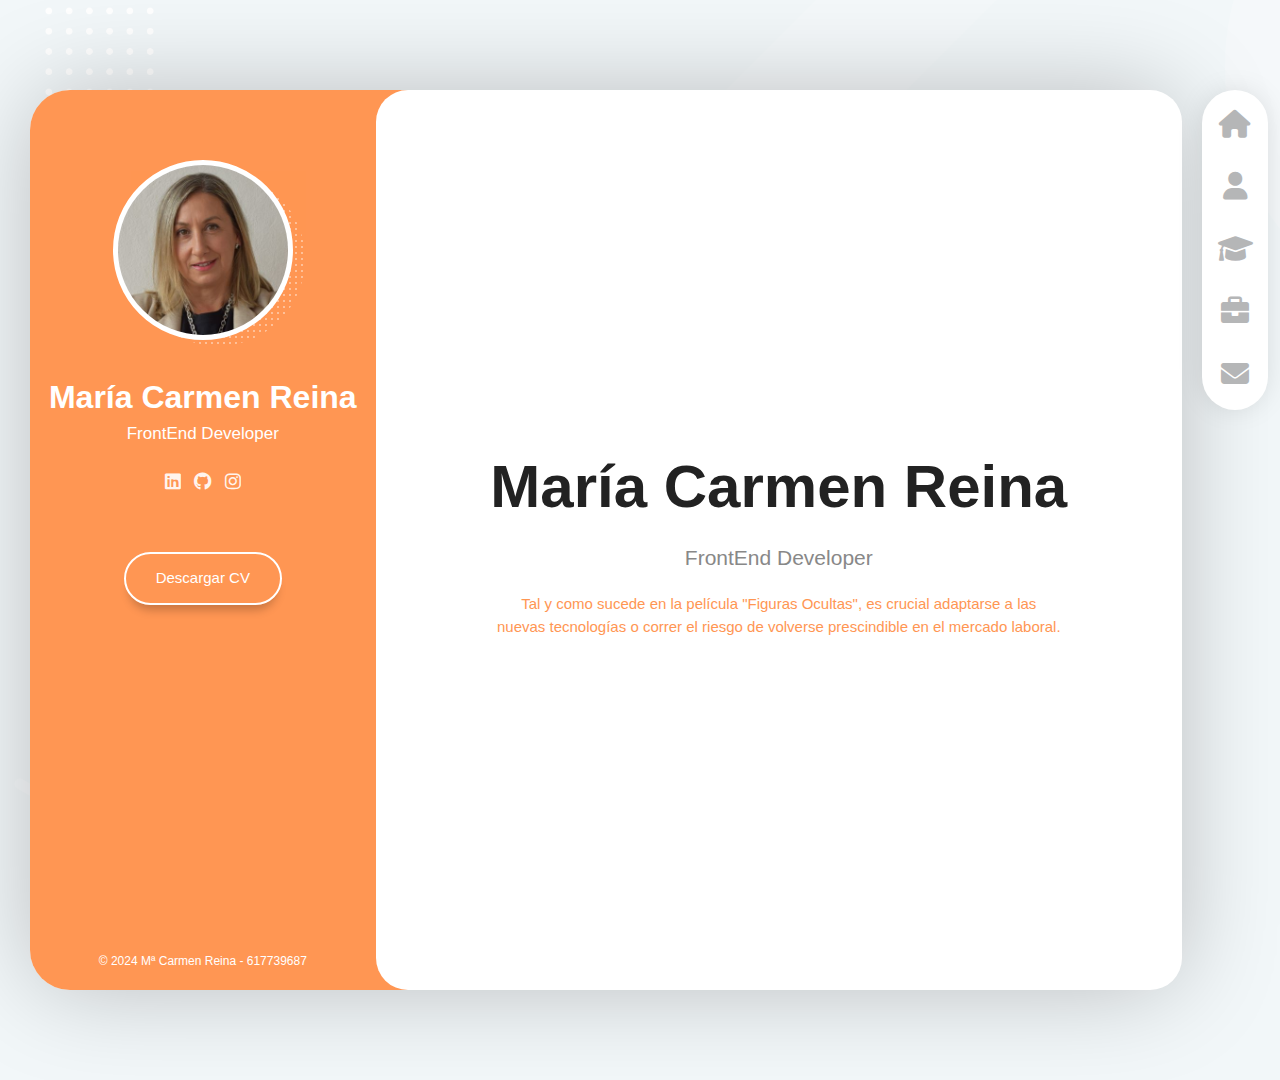
<file: index.html>
<!DOCTYPE html>
<html lang="es">

<head>
    <meta charset="UTF-8">
    <meta http-equiv="X-UA-Compatible" content="IE-edge">
    <meta name="viewport" content="width=device-width, initial-scale=1, maximum-scale=1">

    <link rel="stylesheet" href="assets/fonts/fontawesome-free-6.1.2-web/css/all.min.css" />
    <link rel="stylesheet" href="assets/fonts/poppins/poppins.css" />
    <link rel="stylesheet" href="assets/css/reset.css"/>
    <link rel="stylesheet" href="assets/css/scroll.css"/>
    <link rel="stylesheet" type="text/css" href="assets/css/styles.css" />
    <link rel="stylesheet" href="assets/css/responsive.css"/>

    <script src="assets/js/menu.js" defer></script>

    <title>Portfolio - M Carmen RH</title>
</head>

<body>
    <!---Layout pagina inicio-->
    <div class="layout">
        <!--Barra lateral-->
        <aside class="layout__aside">
            <section class="aside__user-info">

                <div class="user-info__general">

                    <div class="user-info__container-image">
                        <img src="assets/img/fotoMC.jpg" class="user-info__image" alt="Foto de perfil" />
                    </div>
                    <h2 class="user-info__name">María Carmen Reina</h2>
                    <h4 class="user-info__job">FrontEnd Developer</h4>

                </div>

                <nav class="layout__menu">
                    <ul class="menu__list">

                        <li class="menu__option">
                            <a href="index.html" class="menu_link">
                                <i class="menu__icon fa-solid fa-house"></i>
                                <span class="menu__overlay">Home</span>
                            </a>
                        </li>

                        <li class="menu__option">
                            <a href="sobremi.html" class="menu_link">
                                <i class="menu__icon fa-solid fa-user"></i>
                                <span class="menu__overlay">Sobre mi</span>
                            </a>
                        </li>

                        <li class="menu__option">
                            <a href="curriculum.html" class="menu_link">
                                <i class="menu__icon fa-solid fa-graduation-cap"></i>
                                <span class="menu__overlay">Curriculum</span>
                            </a>
                        </li>

                        <li class="menu__option">
                            <a href="proyectos.html" class="menu_link">
                                <i class="menu__icon fa-solid fa-briefcase"></i>
                                <span class="menu__overlay">Proyectos</span>
                            </a>
                        </li>

                        <li class="menu__option">
                            <a href="contacto.html" class="menu_link">
                                <i class="menu__icon fa-solid fa-envelope"></i>
                                <span class="menu__overlay">Contacto</span>
                            </a>
                        </li>

                    </ul>

                </nav>

                <div class="user-info__links">

                    <ul class="links__social">

                        <li class="social__option">
                            <a href="#" class="social__link">
                                <i class="social__icon fa-brands fa-linkedin"></i>
                            </a>
                        </li>

                        <li class="social__option">
                            <a href="#" class="social__link">
                                <i class="social__icon fa-brands fa-github"></i>
                            </a>
                        </li>

                        <li class="social__option">
                            <a href="#" class="social__link">
                                <i class="social__icon fa-brands fa-instagram"></i>
                            </a>
                        </li>
                    </ul>
                </div>

                <div class="user-info__buttons">
                    <a href="#" class="user-info__btn">Descargar CV</a>
                </div>

                <footer class="user-info__footer">&copy; 2024 Mª Carmen Reina - 617739687</footer>

            </section>

        </aside>

        <!--Menu responsive-->
        <div class="layout__menu-toggle">
            <i class="menu-toggle__icon fa-solid fa-bars"></i>
            <i class="menu-toggle__icon fa-solid fa-xmark"></i>

        </div> 

        <!--Contenido principal-->
        <main class="layout__content">
            <section class="content__page">
                <h1 class="page__name">María Carmen Reina</h1>
                <h2 class="page__job">FrontEnd Developer</h2>
                <p class="page__description">Tal y como sucede en la película "Figuras Ocultas",
                     es crucial adaptarse a las nuevas tecnologías o correr el riesgo de
                     volverse prescindible en el mercado laboral.</p>
            </section>

        </main>


    </div>

</body>

</html>
</file>
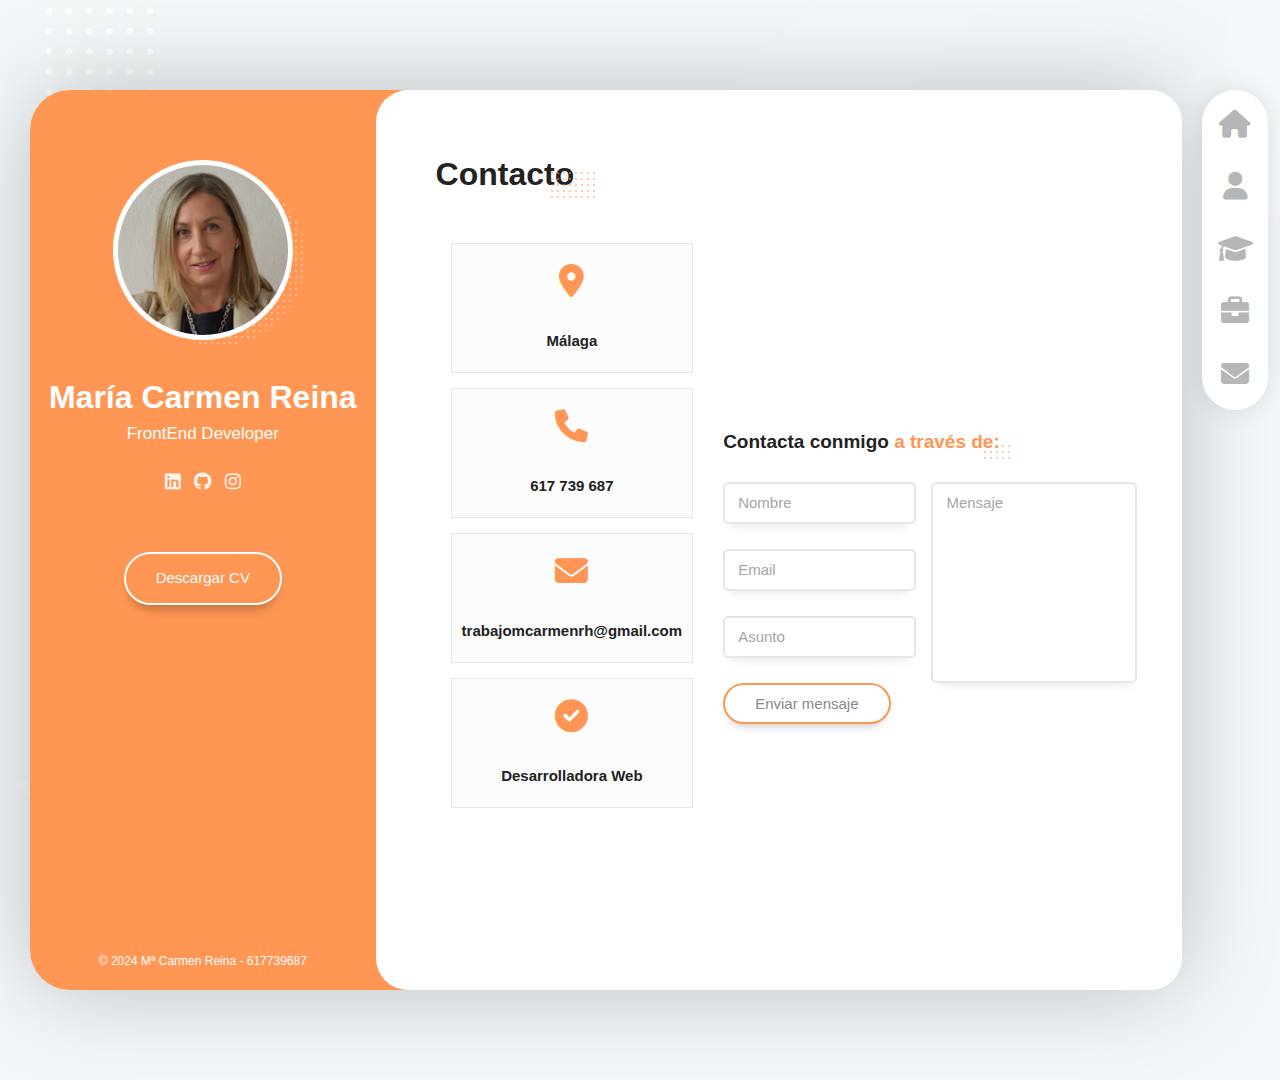
<file: contacto.html>
<!DOCTYPE html>
<html lang="es">

<head>
    <meta charset="UTF-8">
    <meta http-equiv="X-UA-Compatible" content="IE-edge">
    <meta name="viewport" content="width=device-width, initial-scale=1, maximum-scale=1">
       
    <link rel="stylesheet" href="assets/fonts/fontawesome-free-6.1.2-web/css/all.min.css" />
    <link rel="stylesheet" href="assets/fonts/poppins/poppins.css" />
    <link rel="stylesheet" href="assets/css/reset.css" />
    <link rel="stylesheet" href="assets/css/scroll.css"/>   
    <link rel="stylesheet" href="assets/css/loader.css"/>
    <link rel="stylesheet" type="text/css" href="assets/css/styles.css" />
    <link rel="stylesheet" href="assets/css/responsive.css"/>

    <script src="assets/js/map.js" defer></script>
    <script src="assets/js/menu.js" defer></script>

    <title>Portfolio - M Carmen RH</title>
</head>

<body>
    <!---Layout pagina inicio-->
    <div class="layout">
        <!--Barra lateral-->
        <aside class="layout__aside">
            <section class="aside__user-info">

                <div class="user-info__general">

                    <div class="user-info__container-image">
                        <img src="assets/img/fotoMC.jpg" class="user-info__image" alt="Foto de perfil" />
                    </div>
                    <h2 class="user-info__name">María Carmen Reina</h2>
                    <h4 class="user-info__job">FrontEnd Developer</h4>

                </div>

                <nav class="layout__menu">
                    <ul class="menu__list">

                        <li class="menu__option">
                            <a href="index.html" class="menu_link">
                                <i class="menu__icon fa-solid fa-house"></i>
                                <span class="menu__overlay">Home</span>
                            </a>
                        </li>

                        <li class="menu__option">
                            <a href="sobremi.html" class="menu_link">
                                <i class="menu__icon fa-solid fa-user"></i>
                                <span class="menu__overlay">Sobre mi</span>
                            </a>
                        </li>

                        <li class="menu__option">
                            <a href="curriculum.html" class="menu_link">
                                <i class="menu__icon fa-solid fa-graduation-cap"></i>
                                <span class="menu__overlay">Curriculum</span>
                            </a>
                        </li>

                        <li class="menu__option">
                            <a href="proyectos.html" class="menu_link">
                                <i class="menu__icon fa-solid fa-briefcase"></i>
                                <span class="menu__overlay">Proyectos</span>
                            </a>
                        </li>

                        <li class="menu__option">
                            <a href="contacto.html" class="menu_link">
                                <i class="menu__icon fa-solid fa-envelope"></i>
                                <span class="menu__overlay">Contacto</span>
                            </a>
                        </li>

                    </ul>

                </nav>

                <div class="user-info__links">

                    <ul class="links__social">

                        <li class="social__option">
                            <a href="#" class="social__link">
                                <i class="social__icon fa-brands fa-linkedin"></i>
                            </a>
                        </li>

                        <li class="social__option">
                            <a href="#" class="social__link">
                                <i class="social__icon fa-brands fa-github"></i>
                            </a>
                        </li>

                        <li class="social__option">
                            <a href="#" class="social__link">
                                <i class="social__icon fa-brands fa-instagram"></i>
                            </a>
                        </li>
                    </ul>
                </div>

                <div class="user-info__buttons">
                    <a href="#" class="user-info__btn">Descargar CV</a>
                </div>

                <footer class="user-info__footer">&copy; 2024 Mª Carmen Reina - 617739687</footer>

            </section>

        </aside>

         <!--Menu responsive-->
         <div class="layout__menu-toggle">
            <i class="menu-toggle__icon fa-solid fa-bars"></i>
            <i class="menu-toggle__icon fa-solid fa-xmark"></i>

        </div> 

        <!--Contenido principal-->
        <main class="layout__content">
            <section class="content__page content__contact">
                <!--ES ES EL CONTENIDO QUE CAMBIARA EN CADA PAGINA-->
               <header class="contact__header">
                <h1 class="contact__title">Contacto</h1>
               </header>

               <div class="contact__container">
                <section class="contact__info">
                    <div class="contact__data">
                        <i class="contact__icon fa-solid fa-location-dot"></i>
                        <h2 class="contact__subtitle">Málaga</h2>
                    </div>

                    <div class="contact__data">
                        <i class="contact__icon fa-solid fa-phone"></i>
                        <h2 class="contact__subtitle">617 739 687</h2>
                    </div>

                    <div class="contact__data">
                        <i class="contact__icon fa-solid fa-envelope"></i>
                        <h2 class="contact__subtitle">trabajomcarmenrh@gmail.com</h2>
                    </div>

                    <div class="contact__data">
                        <i class="contact__icon fa-solid fa-circle-check"></i>
                        <h2 class="contact__subtitle">Desarrolladora Web</h2>
                    </div>
                </section>

                <section class="contact__form-box">

                    <div class="contact__map" id="load-iframe-map">
                        <span class="loader"></span>                        
                    </div>

                    <header class="contact__form-header">
                        <h3 class="contact__form-title">Contacta conmigo <span class="subtitle__color">a través de:</span></h3>
                    </header>

                    <form class="contact__form">
                        <div class="form__container">
                            <section class="form__left">

                                <div class="form__group">
                                    <input type="text" class="form__input" name="name" required placeholder="Name"/>
                                    <label for="name" class="form__label">Nombre</label>
                                </div>
                                <div class="form__group">
                                    <input type="email" class="form__input" name="email" required placeholder="Email"/>
                                    <label for="email" class="form__label">Email</label>
                                </div>
                                <div class="form__group">
                                    <input type="text" class="form__input" name="subject" required placeholder="Subject"/>
                                    <label for="subject" class="form__label">Asunto</label>
                                </div>

                            </section>

                            <section class="form__right">

                                <div class="form__group form__group--textarea">
                                    <textarea  class="form__input form__input--textarea" name="message" required placeholder="Message"></textarea>
                                    <label for="message" class="form__label">Mensaje</label>
                                </div>
                            </section>
                        </div>

                            <input type="submit" class="form__button"  value="Enviar mensaje"/>
                      
                    </form>

                </section>

               </div>

            </section>
        </main>

    </div>

</body>

</html>
</file>
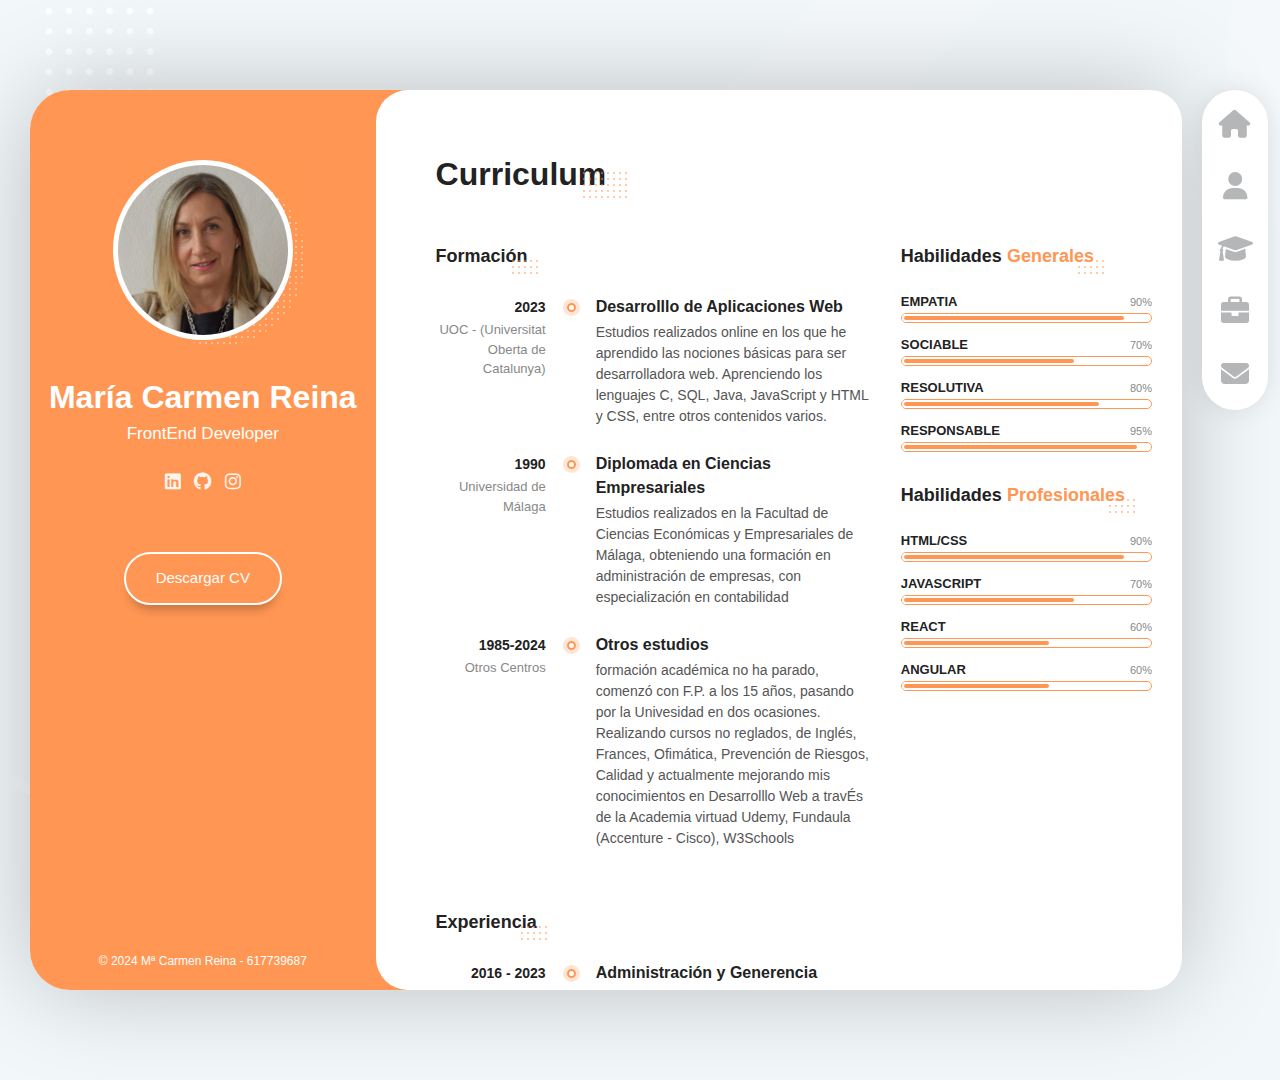
<file: curriculum.html>
<!DOCTYPE html>
<html lang="es">

<head>
    <meta charset="UTF-8">
    <meta http-equiv="X-UA-Compatible" content="IE-edge">
    <meta name="viewport" content="width=device-width, initial-scale=1, maximum-scale=1">
    <link rel="stylesheet" href="assets/fonts/fontawesome-free-6.1.2-web/css/all.min.css" />
    <link rel="stylesheet" href="assets/fonts/poppins/poppins.css" />
    <link rel="stylesheet" href="assets/css/reset.css" />
    <link rel="stylesheet" href="assets/css/scroll.css"/>
    <link rel="stylesheet" type="text/css" href="assets/css/styles.css" />
    <link rel="stylesheet" href="assets/css/responsive.css"/>

    <script src="assets/js/menu.js" defer></script>
   
    <title>Portfolio - M Carmen RH</title>
</head>

<body>
    <!---Layout pagina inicio-->
    <div class="layout">
        <!--Barra lateral-->
        <aside class="layout__aside">
            <section class="aside__user-info">

                <div class="user-info__general">

                    <div class="user-info__container-image">
                        <img src="assets/img/fotoMC.jpg" class="user-info__image" alt="Foto de perfil" />
                    </div>
                    <h2 class="user-info__name">María Carmen Reina</h2>
                    <h4 class="user-info__job">FrontEnd Developer</h4>

                </div>

                <nav class="layout__menu">
                    <ul class="menu__list">

                        <li class="menu__option">
                            <a href="index.html" class="menu_link">
                                <i class="menu__icon fa-solid fa-house"></i>
                                <span class="menu__overlay">Home</span>
                            </a>
                        </li>

                        <li class="menu__option">
                            <a href="sobremi.html" class="menu_link">
                                <i class="menu__icon fa-solid fa-user"></i>
                                <span class="menu__overlay">Sobre mi</span>
                            </a>
                        </li>

                        <li class="menu__option">
                            <a href="curriculum.html" class="menu_link">
                                <i class="menu__icon fa-solid fa-graduation-cap"></i>
                                <span class="menu__overlay">Curriculum</span>
                            </a>
                        </li>

                        <li class="menu__option">
                            <a href="proyectos.html" class="menu_link">
                                <i class="menu__icon fa-solid fa-briefcase"></i>
                                <span class="menu__overlay">Proyectos</span>
                            </a>
                        </li>

                        <li class="menu__option">
                            <a href="contacto.html" class="menu_link">
                                <i class="menu__icon fa-solid fa-envelope"></i>
                                <span class="menu__overlay">Contacto</span>
                            </a>
                        </li>

                    </ul>

                </nav>

                <div class="user-info__links">

                    <ul class="links__social">

                        <li class="social__option">
                            <a href="#" class="social__link">
                                <i class="social__icon fa-brands fa-linkedin"></i>
                            </a>
                        </li>

                        <li class="social__option">
                            <a href="#" class="social__link">
                                <i class="social__icon fa-brands fa-github"></i>
                            </a>
                        </li>

                        <li class="social__option">
                            <a href="#" class="social__link">
                                <i class="social__icon fa-brands fa-instagram"></i>
                            </a>
                        </li>
                    </ul>
                </div>

                <div class="user-info__buttons">
                    <a href="#" class="user-info__btn">Descargar CV</a>
                </div>

                <footer class="user-info__footer">&copy; 2024 Mª Carmen Reina - 617739687</footer>

            </section>

        </aside>

         <!--Menu responsive-->
         <div class="layout__menu-toggle">
            <i class="menu-toggle__icon fa-solid fa-bars"></i>
            <i class="menu-toggle__icon fa-solid fa-xmark"></i>

        </div> 

        <!--Contenido principal-->
        <main class="layout__content">
            <section class="content__page content__cv">
                <!--ES ES EL CONTENIDO QUE CAMBIARA EN CADA PAGINA-->
               <header class="cv__header">
                <h1 class="cv__title">Curriculum</h1>
               </header>

               <div class="cv__container">
                    <section class="cv__left">
                        <header class="cv__subheader">
                            <h2 class="cv__subtitle">Formación</h2>
                        </header>

                        <div class="cv__timelines">
                            <article class="timelines__timeline">
                                <header class="timeline__header">
                                    <h4 class="timeline__year">2023</h4>
                                    <span class="timeline__company">UOC - (Universitat Oberta de Catalunya)</span>
                                </header>

                                <div class="timeline__divider"></div>

                                <div class="timeline__description">
                                    <h3 class="timeline__title">Desarrolllo de Aplicaciones Web</h3>
                                   <p class="timeline__text">Estudios realizados online en los que he aprendido 
                                    las nociones básicas para ser desarrolladora web. Aprenciendo los lenguajes
                                    C, SQL, Java, JavaScript y HTML y CSS, entre otros contenidos varios.</p> 

                                </div>
                            </article>

                            <article class="timelines__timeline">
                                <header class="timeline__header">
                                    <h4 class="timeline__year">1990</h4>
                                    <span class="timeline__company">Universidad de Málaga</span>
                                </header>

                                <div class="timeline__divider"></div>

                                <div class="timeline__description">
                                    <h3 class="timeline__title">Diplomada en Ciencias Empresariales</h3>
                                   <p class="timeline__text">Estudios realizados en la Facultad de Ciencias
                                     Económicas y Empresariales de Málaga, obteniendo una formación en administración
                                     de empresas, con especialización en contabilidad</p> 

                                </div>
                            </article>

                            <article class="timelines__timeline">
                                <header class="timeline__header">
                                    <h4 class="timeline__year">1985-2024</h4>
                                    <span class="timeline__company">Otros Centros</span>
                                </header>

                                <div class="timeline__divider"></div>

                                <div class="timeline__description">
                                    <h3 class="timeline__title">Otros estudios</h3>
                                    <p class="timeline__text">formación académica no ha parado, comenzó con F.P. a los 15 años, 
                                        pasando por la Univesidad en dos ocasiones. Realizando cursos no reglados, 
                                        de Inglés, Frances, Ofimática, Prevención de Riesgos, Calidad y actualmente mejorando 
                                        mis conocimientos en Desarrolllo Web a travÉs de la Academia virtuad Udemy, Fundaula (Accenture - Cisco), W3Schools</p> 

                                </div>
                            </article>

                        </div>


                        <header class="cv__subheader">
                            <h2 class="cv__subtitle">Experiencia</h2>
                        </header>

                        <div class="cv__timelines">
                            <article class="timelines__timeline">
                                <header class="timeline__header">
                                    <h4 class="timeline__year">2016 - 2023</h4>
                                    <span class="timeline__company">Raquetas de Mijas SL</span>
                                </header>

                                <div class="timeline__divider"></div>

                                <div class="timeline__description">
                                    <h3 class="timeline__title">Administración y Generencia</h3>
                                   <p class="timeline__text">.....................................
                                    ..............................................................
                                    ..............................................................
                                   </p> 

                                </div>
                            </article>

                            <article class="timelines__timeline">
                                <header class="timeline__header">
                                    <h4 class="timeline__year">2011 - 2014</h4>
                                    <span class="timeline__company">Ingepa Panamá SL</span>
                                </header>

                                <div class="timeline__divider"></div>

                                <div class="timeline__description">
                                    <h3 class="timeline__title">Administración Contable</h3>
                                   <p class="timeline__text">.....................................
                                    ..............................................................
                                    ..............................................................</p> 

                                </div>
                            </article>

                            <article class="timelines__timeline">
                                <header class="timeline__header">
                                    <h4 class="timeline__year">1985-2011</h4>
                                    <span class="timeline__company">Diversas Empresas</span>
                                </header>

                                <div class="timeline__divider"></div>

                                <div class="timeline__description">
                                    <h3 class="timeline__title">Otros Trabajos</h3>
                                    <p class="timeline__text">.......................................
                                        ....................................................................................
                                        ......................................</p> 

                                </div>
                            </article>

                        </div>

                    </section>

                    <section class="cv__right">
                        <header class="cv__subheader">
                            <h2 class="cv__subtitle">Habilidades <span class="subtitle__color">Generales</span></h2>
                        </header>

                        <div class="cv__skills">
                            <article class="skills__title">
                                <h4 class="skills__text">EMPATIA</h4>
                                <span class="skills__number">90%</span>
                            </article>
                                <div class="skills__progressbar">
                                    <div class="skills__percentage skills__percentage--p1"></div>
                                </div>
                        

                            <article class="skills__title">
                                <h4 class="skills__text">SOCIABLE</h4>
                                <span class="skills__number">70%</span>
                            </article>
                                <div class="skills__progressbar">
                                    <div class="skills__percentage skills__percentage--p2"></div>
                                </div>
                           

                            <article class="skills__title">
                                <h4 class="skills__text">RESOLUTIVA</h4>
                                <span class="skills__number">80%</span>
                            </article>
                                <div class="skills__progressbar">
                                    <div class="skills__percentage skills__percentage--p3"></div>
                                </div>
                           

                            <article class="skills__title">
                                <h4 class="skills__text">RESPONSABLE</h4>
                                <span class="skills__number">95%</span>
                            </article>
                                <div class="skills__progressbar">
                                    <div class="skills__percentage skills__percentage--p4"></div>
                                </div>
                           
                        </div>


                        <header class="cv__subheader">
                            <h2 class="cv__subtitle">Habilidades <span class="subtitle__color">Profesionales</span></h2>
                        </header>

                        <div class="cv__skills">
                            <article class="skills__title">
                                <h4 class="skills__text">HTML/CSS</h4>
                                <span class="skills__number">90%</span>
                            </article>
                                <div class="skills__progressbar">
                                    <div class="skills__percentage skills__percentage--p1"></div>
                                </div>
                          

                            <article class="skills__title">
                                <h4 class="skills__text">JAVASCRIPT</h4>
                                <span class="skills__number">70%</span>
                            </article>
                                <div class="skills__progressbar">
                                    <div class="skills__percentage skills__percentage--p2"></div>
                                </div>
                           

                            <article class="skills__title">
                                <h4 class="skills__text">REACT</h4>
                                <span class="skills__number">60%</span>
                            </article>
                                <div class="skills__progressbar">
                                    <div class="skills__percentage skills__percentage--p5"></div>
                                </div>
                           

                            <article class="skills__title">
                                <h4 class="skills__text">ANGULAR</h4>
                                <span class="skills__number">60%</span>
                            </article>
                                <div class="skills__progressbar">
                                    <div class="skills__percentage skills__percentage--p5"></div>
                                </div>
                           
                        </div>
                    </section>

               </div>

            </section>
        </main>

    </div>

</body>

</html>
</file>
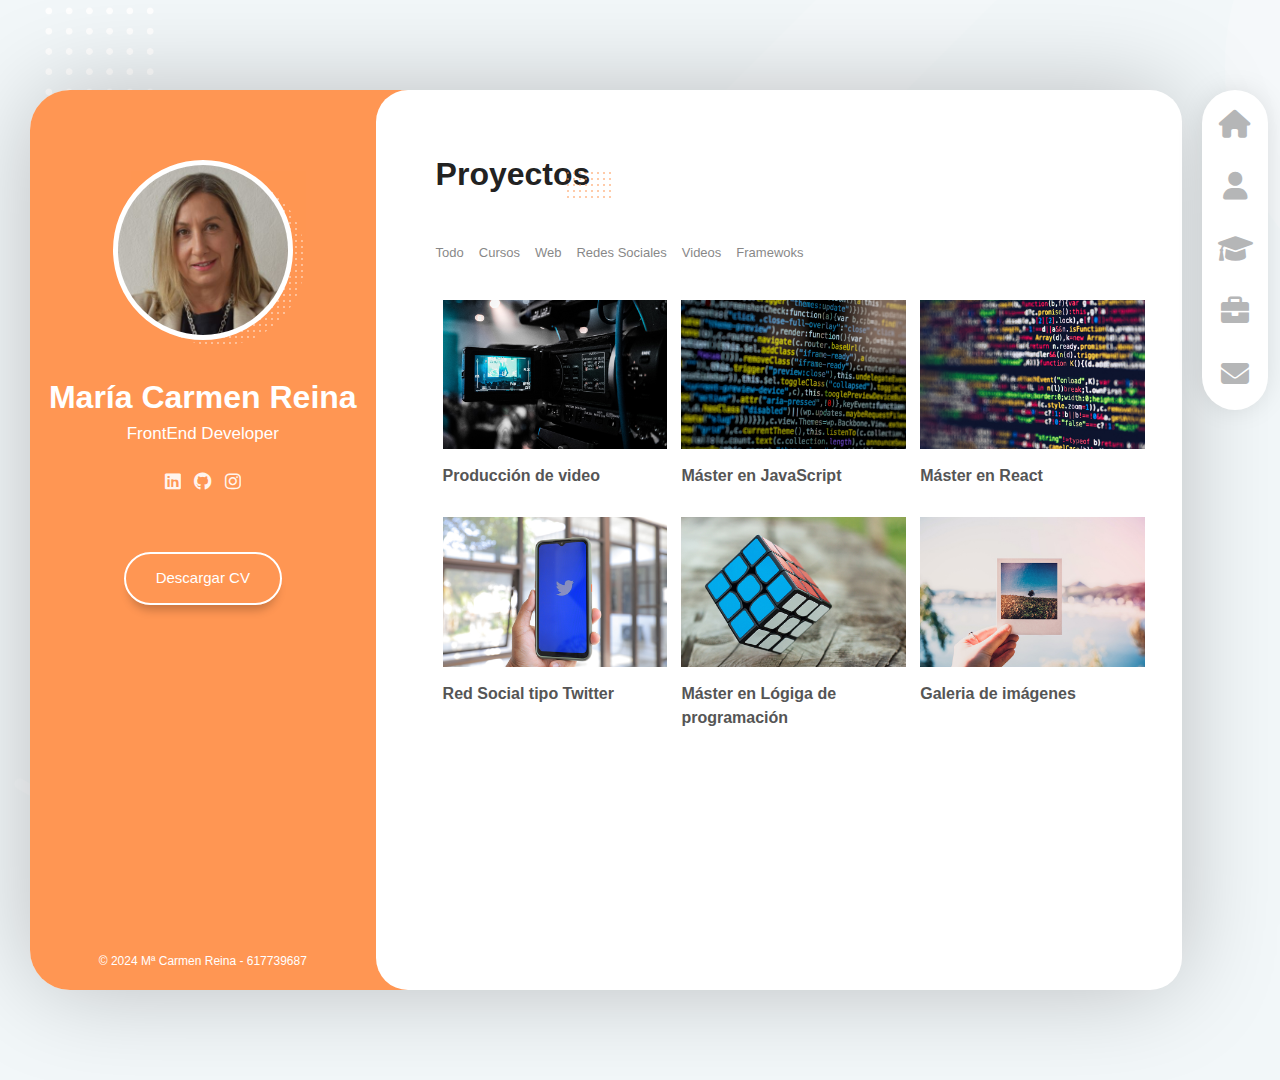
<file: proyectos.html>
<!DOCTYPE html>
<html lang="es">

<head>
    <meta charset="UTF-8">
    <meta http-equiv="X-UA-Compatible" content="IE-edge">
    <meta name="viewport" content="width=device-width, initial-scale=1, maximum-scale=1">

    <link rel="stylesheet" href="assets/fonts/fontawesome-free-6.1.2-web/css/all.min.css" />
    <link rel="stylesheet" href="assets/fonts/poppins/poppins.css" />
    <link rel="stylesheet" href="assets/css/reset.css" />
    <link rel="stylesheet" href="assets/css/scroll.css"/>
    <link rel="stylesheet" type="text/css" href="assets/css/styles.css" />
    <link rel="stylesheet" href="assets/css/responsive.css"/>
   
    <script src="assets/js/menu.js" defer></script>
    
    <title>Portfolio - M Carmen RH</title>
</head>

<body>
    <!---Layout pagina inicio-->
    <div class="layout">
        <!--Barra lateral-->
        <aside class="layout__aside">
            <section class="aside__user-info">

                <div class="user-info__general">

                    <div class="user-info__container-image">
                        <img src="assets/img/fotoMC.jpg" class="user-info__image" alt="Foto de perfil" />
                    </div>
                    <h2 class="user-info__name">María Carmen Reina</h2>
                    <h4 class="user-info__job">FrontEnd Developer</h4>

                </div>

                <nav class="layout__menu">
                    <ul class="menu__list">

                        <li class="menu__option">
                            <a href="index.html" class="menu_link">
                                <i class="menu__icon fa-solid fa-house"></i>
                                <span class="menu__overlay">Home</span>
                            </a>
                        </li>

                        <li class="menu__option">
                            <a href="sobremi.html" class="menu_link">
                                <i class="menu__icon fa-solid fa-user"></i>
                                <span class="menu__overlay">Sobre mi</span>
                            </a>
                        </li>

                        <li class="menu__option">
                            <a href="curriculum.html" class="menu_link">
                                <i class="menu__icon fa-solid fa-graduation-cap"></i>
                                <span class="menu__overlay">Curriculum</span>
                            </a>
                        </li>

                        <li class="menu__option">
                            <a href="proyectos.html" class="menu_link">
                                <i class="menu__icon fa-solid fa-briefcase"></i>
                                <span class="menu__overlay">Proyectos</span>
                            </a>
                        </li>

                        <li class="menu__option">
                            <a href="contacto.html" class="menu_link">
                                <i class="menu__icon fa-solid fa-envelope"></i>
                                <span class="menu__overlay">Contacto</span>
                            </a>
                        </li>

                    </ul>

                </nav>

                <div class="user-info__links">

                    <ul class="links__social">

                        <li class="social__option">
                            <a href="#" class="social__link">
                                <i class="social__icon fa-brands fa-linkedin"></i>
                            </a>
                        </li>

                        <li class="social__option">
                            <a href="#" class="social__link">
                                <i class="social__icon fa-brands fa-github"></i>
                            </a>
                        </li>

                        <li class="social__option">
                            <a href="#" class="social__link">
                                <i class="social__icon fa-brands fa-instagram"></i>
                            </a>
                        </li>
                    </ul>
                </div>

                <div class="user-info__buttons">
                    <a href="#" class="user-info__btn">Descargar CV</a>
                </div>

                <footer class="user-info__footer">&copy; 2024 Mª Carmen Reina - 617739687</footer>

            </section>

        </aside>

         <!--Menu responsive-->
         <div class="layout__menu-toggle">
            <i class="menu-toggle__icon fa-solid fa-bars"></i>
            <i class="menu-toggle__icon fa-solid fa-xmark"></i>

        </div> 

        <!--Contenido principal-->
        <main class="layout__content">
            <section class="content__page content__proyects">
                <!--ES ES EL CONTENIDO QUE CAMBIARA EN CADA PAGINA-->
               <header class="proyects__header">
                <h1 class="proyects__title">Proyectos</h1>
               </header>

               <nav class="proyects__navbar">
                    <ul class="proyects__menu">
                        <li class="proyects__option">
                            <a href="#" class="proyects__link">Todo</a>
                        </li>
                        <li class="proyects__option">
                            <a href="#" class="proyects__link">Cursos</a>
                        </li>
                        <li class="proyects__option">
                            <a href="#" class="proyects__link">Web</a>
                        </li>
                        <li class="proyects__option">
                            <a href="#" class="proyects__link">Redes Sociales</a>
                        </li>
                        <li class="proyects__option">
                            <a href="#" class="proyects__link">Videos</a>
                        </li>
                        <li class="proyects__option">
                            <a href="#" class="proyects__link">Framewoks</a>
                        </li>
                    </ul>
               </nav>
               
               <section class="proyects__gallery">
                    <figure class="gallery__item">
                        <div class="gallery__container-image">
                            <a href="#" class="gallery__link">
                                <img src="assets/img/galeria-1.jpg" class="gallery__image"/>
                            </a>
                        </div>
                        <figcaption class="gallery__title">Producción de video</figcaption>
                        <i class="gallery__icon fa-solid fa-video-camera"></i>
                        <span class="gallery__category">Videos</span>

                    </figure>
                    <figure class="gallery__item">
                        <div class="gallery__container-image">
                            <a href="#" class="gallery__link">
                                <img src="assets/img/galeria-2.jpg" class="gallery__image"/>
                            </a>
                        </div>
                        <figcaption class="gallery__title">Máster en JavaScript</figcaption>
                        <i class="gallery__icon fa-solid fa-code"></i>

                        <span class="gallery__category">Cursos</span>

                    </figure>
                    <figure class="gallery__item">
                        <div class="gallery__container-image">
                            <a href="#" class="gallery__link">
                                <img src="assets/img/galeria-3.jpg" class="gallery__image"/>
                            </a>
                        </div>
                        <figcaption class="gallery__title">Máster en React</figcaption>
                        <i class="gallery__icon fa-solid fa-code"></i>
                        <span class="gallery__category">Framewoks</span>

                    </figure>
                    <figure class="gallery__item">
                        <div class="gallery__container-image">
                            <a href="#" class="gallery__link">
                                <img src="assets/img/galeria-4.jpg" class="gallery__image"/>
                            </a>
                        </div>
                        <figcaption class="gallery__title">Red Social tipo Twitter</figcaption>
                        <i class="gallery__icon fa-solid fa-envelope"></i>
                        <span class="gallery__category">Web</span>

                    </figure>
                    <figure class="gallery__item">
                        <div class="gallery__container-image">
                            <a href="#" class="gallery__link">
                                <img src="assets/img/galeria-5.jpg" class="gallery__image"/>
                            </a>
                        </div>
                        <figcaption class="gallery__title">Máster en Lógiga de programación</figcaption>
                        <i class="gallery__icon fa-solid fa-code"></i>
                        <span class="gallery__category">Cursos</span>

                    </figure>
                    <figure class="gallery__item">
                        <div class="gallery__container-image">
                            <a href="#" class="gallery__link">
                                <img src="assets/img/galeria-6.jpg" class="gallery__image"/>
                            </a>
                        </div>
                        <figcaption class="gallery__title">Galeria de imágenes</figcaption>
                        <i class="gallery__icon fa-solid fa-image-portrait"></i>
                        <span class="gallery__category">Web</span>

                    </figure>


               </section>

            </section>
        </main>

    </div>

</body>

</html>
</file>
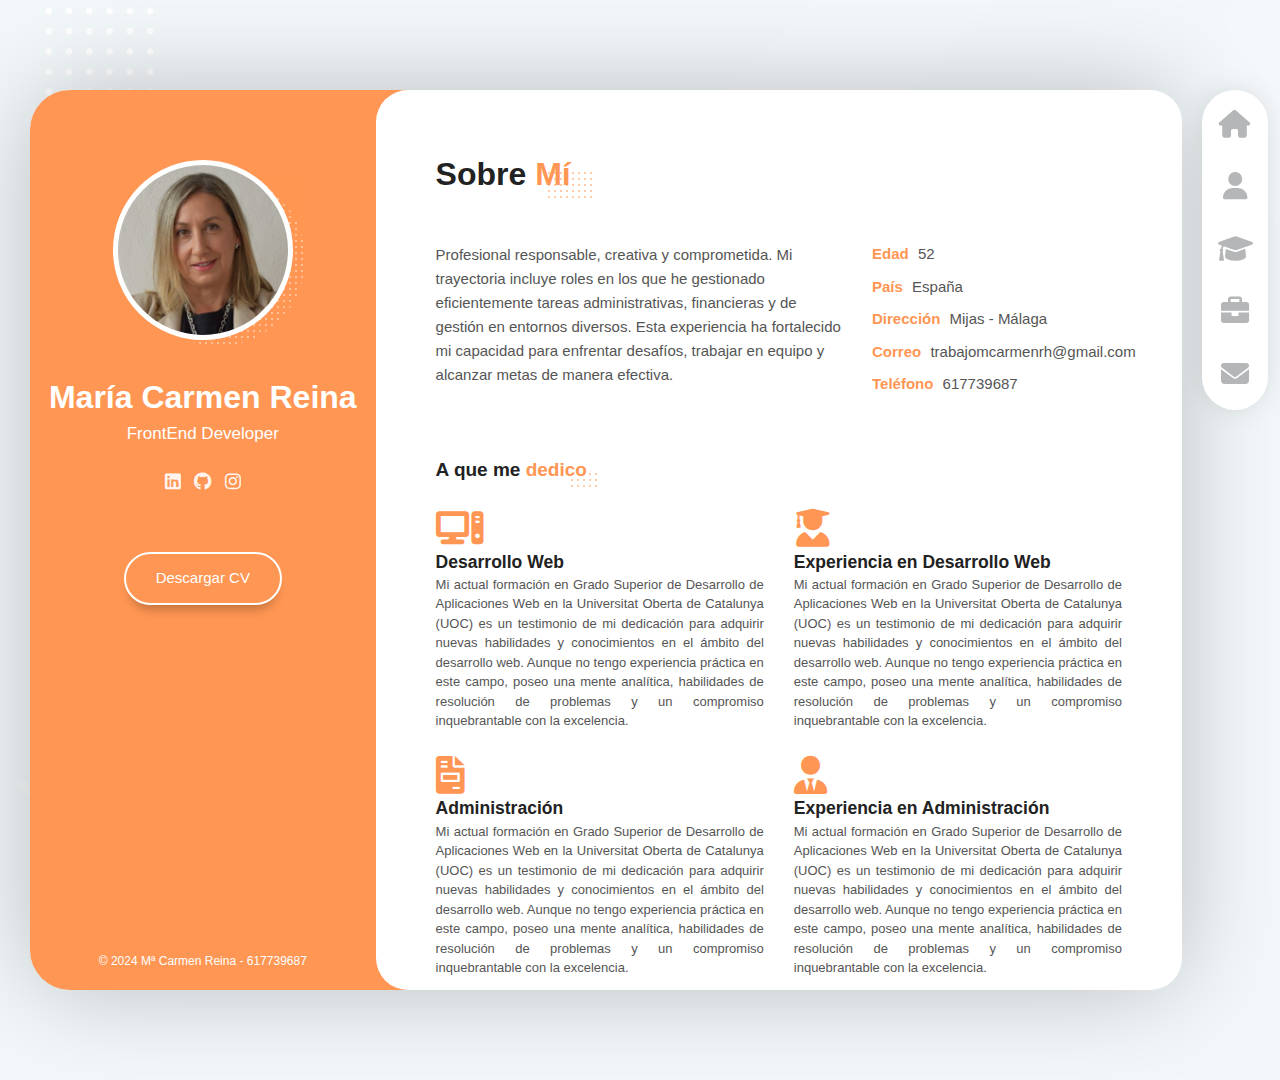
<file: sobremi.html>
<!DOCTYPE html>
<html lang="es">

<head>
    <meta charset="UTF-8">
    <meta http-equiv="X-UA-Compatible" content="IE-edge">
    <meta name="viewport" content="width=device-width, initial-scale=1, maximum-scale=1">

    <link rel="stylesheet" href="assets/fonts/fontawesome-free-6.1.2-web/css/all.min.css" />
    <link rel="stylesheet" href="assets/fonts/poppins/poppins.css" />
    <link rel="stylesheet" href="assets/css/reset.css" />
    <link rel="stylesheet" href="assets/css/scroll.css"/>
    <link rel="stylesheet" type="text/css" href="assets/css/styles.css" />
    <link rel="stylesheet" href="assets/css/responsive.css"/>

    <script src="assets/js/menu.js" defer></script>
   
    <title>Portfolio - M Carmen RH</title>
</head>

<body>
    <!---Layout pagina inicio-->
    <div class="layout">
        <!--Barra lateral-->
        <aside class="layout__aside">
            <section class="aside__user-info">

                <div class="user-info__general">

                    <div class="user-info__container-image">
                        <img src="assets/img/fotoMC.jpg" class="user-info__image" alt="Foto de perfil" />
                    </div>
                    <h2 class="user-info__name">María Carmen Reina</h2>
                    <h4 class="user-info__job">FrontEnd Developer</h4>

                </div>

                <nav class="layout__menu">
                    <ul class="menu__list">

                        <li class="menu__option">
                            <a href="index.html" class="menu_link">
                                <i class="menu__icon fa-solid fa-house"></i>
                                <span class="menu__overlay">Home</span>
                            </a>
                        </li>

                        <li class="menu__option">
                            <a href="sobremi.html" class="menu_link">
                                <i class="menu__icon fa-solid fa-user"></i>
                                <span class="menu__overlay">Sobre mi</span>
                            </a>
                        </li>

                        <li class="menu__option">
                            <a href="curriculum.html" class="menu_link">
                                <i class="menu__icon fa-solid fa-graduation-cap"></i>
                                <span class="menu__overlay">Curriculum</span>
                            </a>
                        </li>

                        <li class="menu__option">
                            <a href="proyectos.html" class="menu_link">
                                <i class="menu__icon fa-solid fa-briefcase"></i>
                                <span class="menu__overlay">Proyectos</span>
                            </a>
                        </li>

                        <li class="menu__option">
                            <a href="contacto.html" class="menu_link">
                                <i class="menu__icon fa-solid fa-envelope"></i>
                                <span class="menu__overlay">Contacto</span>
                            </a>
                        </li>

                    </ul>

                </nav>

                <div class="user-info__links">

                    <ul class="links__social">

                        <li class="social__option">
                            <a href="#" class="social__link">
                                <i class="social__icon fa-brands fa-linkedin"></i>
                            </a>
                        </li>

                        <li class="social__option">
                            <a href="#" class="social__link">
                                <i class="social__icon fa-brands fa-github"></i>
                            </a>
                        </li>

                        <li class="social__option">
                            <a href="#" class="social__link">
                                <i class="social__icon fa-brands fa-instagram"></i>
                            </a>
                        </li>
                    </ul>
                </div>

                <div class="user-info__buttons">
                    <a href="#" class="user-info__btn">Descargar CV</a>
                </div>

                <footer class="user-info__footer">&copy; 2024 Mª Carmen Reina - 617739687</footer>

            </section>

        </aside>

         <!--Menu responsive-->
         <div class="layout__menu-toggle">
            <i class="menu-toggle__icon fa-solid fa-bars"></i>
            <i class="menu-toggle__icon fa-solid fa-xmark"></i>

        </div> 

        <!--Contenido principal-->
        <main class="layout__content">
            <section class="content__page content__about">
                <!--ES ES EL CONTENIDO QUE CAMBIARA EN CADA PAGINA-->
                <header class="about__header">
                    <h1 class="about__title">Sobre <span class="title__color">Mí</span></h1>
                </header>
                <section class="about__personal-info">
                    <article class="personal-info__bio">
                        <p class="personal-info__description">
                            Profesional responsable, creativa y comprometida.
                            Mi trayectoria incluye roles en los que he gestionado
                            eficientemente tareas administrativas, financieras y
                            de gestión en entornos diversos. Esta experiencia ha
                            fortalecido mi capacidad para enfrentar desafíos,
                            trabajar en equipo y alcanzar metas de manera efectiva.
                        </p>
                    </article>

                    <div class="personal-info__data">
                        <ul class="personal-info__list">
                            <li class="personal-info__option">
                                <span class="personal-info__title">Edad</span>
                                <span class="personal-info__value">52</span>
                            </li>

                            <li class="personal-info__option">
                                <span class="personal-info__title">País</span>
                                <span class="personal-info__value">España</span>
                            </li>

                            <li class="personal-info__option">
                                <span class="personal-info__title">Dirección</span>
                                <span class="personal-info__value">Mijas - Málaga</span>
                            </li>

                            <li class="personal-info__option">
                                <span class="personal-info__title">Correo</span>
                                <span class="personal-info__value">trabajomcarmenrh@gmail.com</span>
                            </li>

                            <li class="personal-info__option">
                                <span class="personal-info__title">Teléfono</span>
                                <span class="personal-info__value">617739687</span>
                            </li>
                        </ul>
                    </div>

                </section>


                <section class="about__services">
                    <header class="services__header">
                        <h2 class="services__title">A que me <span class="title__color">dedico</span></h2>
                    </header>

                    <div class="services__container">

                        <article class="services__service">
                            <div class="service__icon"><i class="service__my-icon fa-solid fa-computer"></i></div>

                            <div class="service__content">
                                <h3 class="service_title">Desarrollo Web</h3>
                                <p class="service__description">
                                    Mi actual formación en Grado Superior de Desarrollo de Aplicaciones Web
                                    en la Universitat Oberta de Catalunya (UOC) es un testimonio de mi dedicación
                                    para adquirir nuevas habilidades y conocimientos en el ámbito del desarrollo web.
                                    Aunque no tengo experiencia práctica en este campo, poseo una mente analítica,
                                    habilidades de resolución de problemas y un compromiso inquebrantable con la
                                    excelencia.
                                </p>
                            </div>
                        </article>    

                        <article class="services__service">
                            <div class="service__icon"><i class="service__my-icon fa-solid fa-user-graduate"></i></div>

                            <div class="service__content">
                                <h3 class="service_title">Experiencia en Desarrollo Web</h3>
                                <p class="service__description">
                                    Mi actual formación en Grado Superior de Desarrollo de Aplicaciones Web
                                    en la Universitat Oberta de Catalunya (UOC) es un testimonio de mi dedicación
                                    para adquirir nuevas habilidades y conocimientos en el ámbito del desarrollo web.
                                    Aunque no tengo experiencia práctica en este campo, poseo una mente analítica,
                                    habilidades de resolución de problemas y un compromiso inquebrantable con la
                                    excelencia.
                                </p>
                            </div>
                        </article>

                        <article class="services__service">                           
                            <div class="service__icon"><i class="service__my-icon fa-solid fa-file-invoice"></i></div>

                            <div class="service__content">
                                <h3 class="service_title">Administración</h3>
                                <p class="service__description">
                                    Mi actual formación en Grado Superior de Desarrollo de Aplicaciones Web
                                    en la Universitat Oberta de Catalunya (UOC) es un testimonio de mi dedicación
                                    para adquirir nuevas habilidades y conocimientos en el ámbito del desarrollo web.
                                    Aunque no tengo experiencia práctica en este campo, poseo una mente analítica,
                                    habilidades de resolución de problemas y un compromiso inquebrantable con la
                                    excelencia.
                                </p>
                            </div>
                        </article>
                        
                            <article class="services__service">
                                <div class="service__icon"><i class="service__my-icon fa-solid fa-user-tie"></i></div>

                                <div class="service__content">
                                <h3 class="service_title">Experiencia en Administración</h3>
                                <p class="service__description">
                                    Mi actual formación en Grado Superior de Desarrollo de Aplicaciones Web
                                    en la Universitat Oberta de Catalunya (UOC) es un testimonio de mi dedicación
                                    para adquirir nuevas habilidades y conocimientos en el ámbito del desarrollo web.
                                    Aunque no tengo experiencia práctica en este campo, poseo una mente analítica,
                                    habilidades de resolución de problemas y un compromiso inquebrantable con la
                                    excelencia.
                                </p>
                            </div>
                        </article>

                    </div>
                </section>

            </section>
        </main>


    </div>

</body>

</html>
</file>
<file: assets/fonts/poppins/poppins.css>
@font-face {
    font-family: "Poppins";
    src: url("./Poppins-Regular.ttf") format("truetype");
    font-weight: 400;
    font-style: normal;
}
</file>
<file: assets/css/scroll.css>
:root{
    --color-scrollbar: #D3D3D4;
    --color-background-scrollbar: #eee;
}

/*SCROLL PARA CHROME*/

.content__page::-webkit-scrollbar{
    width: 25px;
    background: transparent;
}

.content__page::-webkit-scrollbar-thumb{
    border: 10px solid transparent;
    box-shadow: none;
    border-radius: 40px;
}

.content__page:hover::-webkit-scrollbar-thumb{
    box-shadow: inset 0 0 0 10px var(--color-scrollbar);
}

.content__page:hover::-webkit-scrollbar-thumb:hover{
    border: 8px solid transparent;
    box-shadow: inset 0 0 0 10px var(--color-secondary);
}

.content__page::-webkit-scrollbar-track{
    background-color: transparent;
    margin: 40px 0;
}

/*SCROLL PARA EL LATERAL IZDO*/

.layout__aside::-webkit-scrollbar{
    width: 25px;
    background: var(--color-secondary);
}

.layout__aside::-webkit-scrollbar-thumb{
    border: 10px solid transparent;
    box-shadow: none;
    border-radius: 40px;
}

.layout__aside:hover::-webkit-scrollbar-thumb{
    box-shadow: inset 0 0 0 10px var(--color-principal);
}

.layout__aside:hover::-webkit-scrollbar-thumb:hover{
    border: 8px solid transparent;
}

.layout__aside::-webkit-scrollbar-track{
    background-color: transparent;
    margin: 40px 0;
}

/*SCROLL PARA MOZILLA*/

.content_page{
    scrollbar-width: thin;
    scrollbar-color: var(--color-scrollbar) transparent;
}

.layout__aside{
    scrollbar-width: thin;
    scrollbar-color: var(--color-scrollbar) var(--color-secondary);
}
</file>
<file: assets/css/styles.css>
/*DEFINICION VARIABLES COLORES*/
:root{
    --color-principal: #ffffff;
    --color-secondary: #FF9653; 
    --color-background: #f2f7f9;
    --color-transparent: transparent; 
    --color-icon: #B5B6B7;
    --color_titles: #222222; 
    --color-subtitle: #888;
    --color-text: #555;
    --color-border: #E5E6E7;
    --color-background-contact: #FCFCFC;
}

/*ESTILOS GENERALES*/
html{
    font-size: 10px;
}

body{
    width: 100%;
    height: auto;
    font-family: "Poopins", Helvetica, sans-serif;
    font-size: 1.5rem;
    background-color: var(--color-background);
    color: var(--color-text);
    /*overflow: hidden;*/
}

h1, h2, h3, h4, h5, h6{
    color: var(--color_titles);
}

/*IMAGEN DE FONDO*/

body{
    background-image: url("../img/fondo.png");
    background-size: cover;
    background-repeat: no-repeat;
    background-position: -20px -120px;
}


/*ESTRUCTURA PRINCIPAL - LAYOUT*/
.layout{
    position: relative;
    min-width: 1200px;
    width: 65%;
    height: 100vh;
    min-height: 100vh;
    margin: 10vh auto;

    display: grid;
    grid-template-areas: "aside content";
    grid-template-columns: 30% 70%;

    border-radius: 4rem;
    box-shadow: 0 0 100px -5px rgba(0, 0, 0, 0.25);
}

/*BARRA LATERAL IZDA*/
.layout__aside{
    grid-area: aside;

    border-radius: 4rem 0 0 4rem;
    overflow: auto;
    overflow-x: hidden;
}

.aside__user-info{
    display: flex;
    flex-direction: column;
    align-items: center;
    text-align: center;

    min-height: 100%;
    min-width: 30rem;

    background-color: var(--color-secondary);
    color: var(--color-principal);
}

.user-info__container-image{
    position: relative;
    display: inline-block;
    width: 18rem;
    margin-top: 7rem;
    background-color: var(--color-principal);
    border: 3px solid var(--color-principal);
    border-radius: 20rem;
    z-index: 1;    
}

.user-info__image{
    width: 100%;
    background-color: var(--color-principal);
    border: 2px solid var(--color-principal);
    border-radius: 20rem;
}

/*Para la sombra de puntos de la imagen*/
.user-info__container-image::after{
    content: "";
    position: absolute;
    top: 5%;
    left: 9%;
    z-index: -1;
    width: 100%;
    height: 100%;
    background-image: -webkit-repeating-radial-gradient(center center, #fff, #fff 1px, transparent 0px, transparent 100%);
    background-size: 0.6rem 0.6rem;
    opacity: 0.4;
    border-radius: 30rem;
}
/*........................*/

.user-info__name{
    font-size: 3.2rem;
    font-weight: bold;
    color: var(--color-principal);
    margin-top: 2.6rem;
}

.user-info__job{
    font-size: 1.7rem;
    font-weight: 200;
    color: var(--color-principal);
}

.user-info__links{
    margin-bottom: 3.6rem;
}

.links__social{
    text-align: center;
    margin-top: 2rem;
    display: flex;
    flex-direction: row;
}

.social__option{
    height: 3rem;
    width: 3rem;
    font-size: 1.8rem;
    line-height: 3.2rem;
    opacity: 0.9;    
    border-radius: 3rem;
    transition: all 300ms ease-in-out;
}

.social__option:hover{
    opacity: 1;
    background-color: rgba(255, 255, 255, 0.20);
}

.user-info__buttons{
    margin-top: 2rem;
    margin-bottom: 4rem;
}

.user-info__btn{
    padding: 3rem;
    padding-top: 1.3rem;
    padding-bottom: 1.3rem;
    border: 2px solid var(--color-principal);
    border-radius: 3.2rem;
    color: var(--color-principal);
    box-shadow: 0 10px 10px -5px rgba(0, 0, 0, 0.22);
    transition: all 300ms ease-in-out;
}

.user-info__footer{
    position: absolute;
    bottom: 2rem;
    font-size: 1.2rem;

}
.user-info__btn:hover{
    background-color: var(--color-principal);
    color: var(--color-secondary);
}


/*CONTENEDOR PRINCIPAL*/
.layout__content{
    grid-area: content;
    height: 100%;
    min-height: 100%;
    background-color: var(--color-secondary);
    border-radius: 0 10rem 10rem 0;
}

.content__page{
    min-height: 100%;
    background-color: var(--color-principal);
    border-radius: 3.2rem;
    display: flex;
    flex-direction: column;
    align-items: center;
    justify-content: center;
}

.page__name{
    font-size: 6rem;
    margin-bottom: 1rem;
}

.page__job{
    font-size: 2.1rem;
    font-weight: lighter;
    color: var(--color-subtitle);
}

.page__description{
    width: 70%;
    font-size: 1.5rem;
    color: var(--color-secondary);
    margin-top: 2rem;
    text-align: center;

}

/*ASIDE LADO DCHO*/
.layout__menu{
    display: block;
    position: absolute;
    top:0;
    right: -120px;
    min-width: 11rem;
    background-color: var(--color-transparent);
}

.menu__list{
    position: relative;
    display: flex;
    flex-direction: column;
    justify-content: space-between;
    align-items: center;
    width: 60%;
    min-height: 32rem;
    padding: 2rem 0;
    margin-left: 1rem;
    background-color: var(--color-principal);
    box-shadow: 0 0 3rem -0.5rem rgba(0, 0, 0, 0.15);
    border-radius: 6rem;
}

.menu__option{
    display: block;
    width: 100%;
    text-align: center;
}

.menu__icon{
    color: var(--color-icon);
    font-size: 2.8rem;
    transition: all 300ms ease-in-out;
}

.menu__option:hover .menu__icon{
    color: var(--color-secondary);
}

.menu__overlay{
    position: absolute;
    right: 0;
    margin-top: -3rem;
    padding: 0.5rem 1rem;
    opacity: 0;
    display: block;
    color: var(--color-principal);
    background-color: var(--color-secondary);
    white-space: nowrap;
    transition: all 300ms ease-in-out;
}

.menu__option:hover .menu__overlay{

    opacity: 1;
    right: 100%;
}

/*ESTILOS GENERLES DE LAS PAGINAS SOBRE MI - CURRICULUM - ETC*/

.content__about,
.content__cv,
.content__proyects,
.content__contact{
    display: block;
    height: 100%;
    min-height: 100%;
    padding: 6rem;
    padding-right: 3rem;
    overflow: auto;
}

.about__header,
.cv__header,
.proyects__header,
.contact__header{
    display: inline-block;
    margin-bottom: 4.5rem;
}

.about__title,
.cv__title,
.proyects__title,
.contact__title{
    font-size: 3.2rem;
    position: relative;
}

.about__title::after,
.cv__title::after,
.proyects__title::after,
.contact__title::after{
    content: "";
    position: absolute;
    top: 20px;
    right: -25px;
    width: 50px;
    height: 30px;
    background-image: -webkit-repeating-radial-gradient(center center, var(--color-secondary), var(--color-secondary) 1px, transparent 0px, transparent 100%);
    background-size: 6px 6px;
    opacity: 0.5;
}

.title__color,
.subtitle__color{
    color: var(--color-secondary);
}

.about__personal-info{
    display: flex;
    flex-direction: row;
    width: 100%;
    margin-bottom: 5rem;
}
.personal-info__bio{
    flex-basis: 58%;
    margin-right: 1.5rem;
}

.personal-info__description{
    font-size: 1.5rem;
    line-height: 2.4rem;
}

.personal-info__data{
    flex-basis: 42%;
    padding: 0 1.5rem;
}

.personal-info__option{
    margin-bottom: 1rem;
}
.personal-info__title{
    color:var(--color-secondary);
    margin-right: 0.5rem;
    font-weight: 600;
}

/* ESTILOS SIMILARES EN SERVICIOS - CURRICULUM - ETC*/

.about__services{
    width: 100%;
    margin-bottom: 3rem;
}

.services__header,
.cv__subheader,
.contact__form-header{
    display: inline-block;
    padding-right: 1.2rem;
    margin-bottom: 2.5rem;
    position: relative;
}

.services__title,
.cv__subtitle,
.contact__form-title{
    font-size: 1.9rem;
}

.services__title::after,
.cv__subtitle::after,
.contact__form-title::after{
    content: "";
    position: absolute;
    top: 15px;
    right: 0px;
    width: 30px;
    height: 20px;
    background-image: -webkit-repeating-radial-gradient(center center, var(--color-secondary), var(--color-secondary) 1px, transparent 0px, transparent 100%);
    background-size: 6px 6px;
    opacity: 0.5;
}

.service__my-icon{
    color: var(--color-secondary);
    font-size: 3.8rem;
}

.services__container{
    width: 100%;
    display: flex;
    flex-direction: row;
    flex-wrap: wrap;
}

.services__service{
    flex-basis: calc(50% - 3rem);
    margin-right: 3rem;
    margin-bottom: 2.5rem;
}

.service__title{
    font-size: 1.8rem;
    margin: 0.5rem 0;
}

.service__description{
    font-size: 1.3rem;
    text-align: justify;
}

/*CURRICULUM izqda*/
.cv__container{
    width: 100%;
    display: flex;
    flex-direction: row;
}

.cv__left{
    flex-basis: 55%;
    margin-right: 1.5rem;
}

.cv__timelines{
    margin-bottom: 5rem;
}

.timelines__timeline{
    position: relative;
    width: 100%;
    margin-bottom: 1.5rem;
    display: flex;
    flex-direction: row;
}

.timeline__header{
    flex-basis: 30%;
    text-align: right;
    padding-right: 2.5rem;
}

.timeline__year{
    margin:0.3rem 0;
    line-height: 1.9rem;
    font-size: 1.4rem;
}

.timeline__company{
    display: block;
  font-size: 1.3rem;
  font-weight: lighter;
  color: var(--color-subtitle);
}

.timeline__title{
    font-size: 1.6rem;
    margin-bottom: 0.3rem;
}

.timeline__text{
    font-size: 1.4rem;
    margin-bottom: 1rem;
}

.timeline__description{
    width: 70%;
    padding-left: 2.5rem;
    padding-right: 1.5rem;
}

/*.timeline__divider{
    position: absolute;
    top:0;
    left: 30%;
    bottom: -18px;
    width: 1px;
    background-color: var(--color-icon);
}*/
.timeline__divider::before{
    content: "";
    position: absolute;
    margin-top: 0.4rem;
    margin-left: -0.8rem;
    width: 1.7rem;
    height: 1.7rem;
    background-color: var(--color-secondary);
    border-radius: 10rem;
    opacity: 0.25;
}
.timeline__divider::after{
    content: "";
    position: absolute;
    margin-top: 0.8rem;
    margin-left: -0.4rem;
    width: 0.9rem;
    height: 0.9rem;
    background-color: var(--color-principal);
    border-radius: 10rem;
    border:2px solid var(--color-secondary);
    opacity: 1;
}

/*CURRICULUM dcha*/
.cv__right{
    flex-basis: 44%;
}

.cv__skills{
    width: 100%;
    margin-bottom: 3rem;
}

.skills__title{
    display: flex;
    justify-content: space-between;
}

.skills__text{
    font-size: 1.3rem;
    line-height: 1.4rem;
    margin-bottom: 0.4rem;
}

.skills__number{
    font-size: 1.1rem;
    line-height: 1.4rem;
    margin-bottom: 0.4rem;
    color: var(--color-subtitle);
}

.skills__progressbar{
    height: 1rem;
    border: 1px solid var(--color-secondary);
    border-radius: 1rem;
    background-color: var(--color-principal);
    margin-bottom: 1.5rem;
}

.skills__percentage{
    height: 0.8rem;
    background-color: var(--color-secondary);
    border: 2px solid var(--color-principal);
    border-radius: 1rem;
}

.skills__percentage--p1{width: 90%;}
.skills__percentage--p2{width: 70%;}
.skills__percentage--p3{width: 80%;}
.skills__percentage--p4{width: 95%;}
.skills__percentage--p5{width: 60%;}

/*Pagina Proyectos*/

.proyects__navbar{
    margin-bottom: 3rem;
}

.proyects__menu{
    display: flex;
    flex-direction: row;
    flex-wrap: wrap;
    gap: 1.5rem;
}

.proyects__option{
    font-size: 1.3rem;
    opacity: 0.7;
}

.proyects__link{
    cursor: pointer;
}

.proyects__link:hover{
    color: var(--color-secondary);
    text-shadow: 0 0 1px rgba(0, 0, 0, 0.25);
}

.proyects__gallery{
    display: flex;
    flex-direction: row;
    flex-wrap: wrap;
}

.gallery__item{
    position: relative;
    flex: 33%;
    padding: 0.7rem;
}

.gallery__container-image{
    overflow: hidden;
}

.gallery__image{
    transition: all 300ms ease-in-out;
}

.gallery__item:hover .gallery__image{
    transform: scale(1.1);
}

.gallery__title{
    font-size: 1.6rem;
    padding: 1.5rem 0;
    font-weight: bold;
}

.gallery__icon{
    opacity: 0;
    position: absolute;
    top: 1.5rem;
    right: 1.5rem;
    width: 3rem;
    height: 3rem;
    font-size:1.6rem;
    text-align: center;
    line-height: 3rem;
    background-color: var(--color-principal);
    color: var(--color-secondary);
    transition: all 450ms ease-in-out;
}

.gallery__category{
    opacity: 0;
    position: absolute;
    top: 1.5rem;
    left: 1.5rem;
    padding: 0.2rem 0.7rem;
    font-size: 1.1rem;

    background-color: var(--color-principal);
    color: var(--color-text);
    transition: all 450ms ease-in-out;
}

.gallery__item:hover .gallery__icon,
.gallery__item:hover .gallery__category{
    opacity: 1;
}

.contact__container{
    display: flex;
    flex-direction: row;
}

.contact__info{
flex-basis: 33%;
padding: 0 1.5rem;
}

.contact__data{
width: 100%;
margin-bottom: 1.5rem;
padding: 2rem 1rem;
text-align: center;
background-color: var(--color-background-contact);
border: 1px solid var(--color-border);
}

.contact__icon{
    font-size: 3.3rem;
    color:var(--color-secondary)
}

.contact__subtitle{
    font-size: 1.5rem;
    margin-top: 3rem;
}

.contact__map{
    width: 100%;
    min-height: 15rem;
    margin-bottom: 3.5rem;
    overflow: hidden;
}

.contact__iframe{
    width: 100%;
    height: 14rem;
}



.contact__form-box{
flex-basis: 66%;
padding: 0 1.5rem;
}

.form__container{
    display: flex;
    flex-direction: row;
}

.form__left{
    flex-basis: 47%;
    margin-right: 1.5rem;

}

.form__group{
    position: relative;
    margin-bottom: 2.5rem;
}

.form__input{
    position: relative;
    width: 100%;
    height: 4.2rem;
    display: block;
    font-size: 1.5rem;
    padding: 1rem 1.2rem;
    border: 0.2rem solid var(--color-border);
    border-radius: 0.5rem;
    outline: none;
    box-shadow: 0 1rem 1rem -8px rgba(0, 0, 0, 0.10) ;
    background-color: transparent;
    line-height: 2.1rem;
}

.form__input:focus{
    border: 0.2rem solid var(--color-secondary);
}

.form__label{
    position: absolute;
    top: 1rem;
    left: 1.5rem;
    z-index: auto;
    color: #A5A6A7;
    transition: all 300ms ease-in-out;
    pointer-events: none;
}

.form__input:focus~label,
.form__input:not(:placeholder-shown)~label{
    top: -2rem;
    left: 0;
    z-index: 1;
    font-size: 1.3rem;
    color: var(--color-secondary);
}

.form__input::-webkit-input-placeholder{
    color: transparent;
}

.form__right{
    flex-basis: 50%;
    max-width: 50%;
    max-height: 100%;
}

.form__group--textarea{
    height: 100%;
}

.form__input--textarea{
    display: block;
    resize: none;
    height: 100%;
}

.form__button{
    padding: 1rem 3rem;
    font-size: 1.5rem;
    border: 0.2rem solid var(--color-secondary);
    color: var(--color-subtitle);
    background-color: var(--color-principal);
    border-radius: 3rem;
    box-shadow: 0 1rem 1rem -8px rgba(0, 0, 0, 0.22);
    cursor: pointer;
    transition: all 300ms ease-in-out;
}

.form__button:hover{
   
    border: 0.2rem solid var(--color-principal);
    color: var(--color-principal);
    background-color: var(--color-secondary);
}
</file>
<file: assets/css/responsive.css>
.layout__menu-toggle{
    display: none;
}


@media (max-width: 1490px){
    body{
        padding: 0;
    }
    .layout{
        min-width: auto;
        width: 85%;
    }
}

@media (max-width: 1360px){
    .layout{
         width: 89%;
         margin-left: 3rem;
    }
 }

@media (max-width: 1300px){
    .layout{
         width: 90%;
         margin-left: 3rem;
    }

      .cv__subtitle{
        font-size: 1.8rem;
    }
}

@media (max-width: 1265px){
    .layout{
        width: 85%;
        margin-left: 4rem;
   }
   .subtitle__color{
    display: none;
   }
}

@media (max-width: 1160px){

    body{
        overflow: hidden;/*oculta el scroll predeteminado del navegador*/
        background-image: none;
        position: static;
    }

    .layout{
        width: 100%;
        height: 100%;
        min-height: 100%;
        margin: 0;
        border-radius: 0;

    grid-template-areas: 'content';
    grid-template-columns: 100%;
    }

    .layout__menu-toggle{
        z-index: 9999;
        display: block ;
        position: absolute;
        right: 1rem;
        top: 1rem;
        width: 4.8rem;
        height: 4.8rem;
        line-height: 4.8rem;
        font-size: 2.5rem;
        text-align: center;
        color: var(--color-principal);
        background-color: var(--color-secondary);
        border-radius: 3rem;
        cursor: pointer;
        transition: all 500ms ease-in-out;
    }

    .menu-toggle__icon{
        color:var(--color-principal);
        display: block;
        position: absolute;
        top: 25%;
        left: 28%;
        transition: all 300ms ease-in-out;
    }

    .fa-bars{
        opacity: 1;
    }

    .fa-xmark{
        opacity: 0;
    }

    .layout__aside{
        z-index: 999;
        display: block;
        position: absolute;
        max-width: 330px;
        top: 0;
        right: 0;
        bottom: 0;
        text-align: center;
        overflow: auto;
        border-radius: 0;
        transition: all 300mx ease-in-out;

        margin-right: -100%;
        opacity: 0;     
    }

    .layout__aside--visible{
        width: 100%;
        margin-right: 0;
        opacity: 1;
    }

    .layout__aside--hidden{
        margin-right: -100%;
        opacity: 0;
    }

    .user-info__container-image{
        width: 13rem;
        margin-top: 3rem;
        display: inline-block;
    }

    .user-info__name{
        font-size: 2.8rem;
        margin-top: 0.5rem;
        margin-bottom: 1rem;
    }
  
    .layout__menu{
        position: static;
        margin: 3rem 0rem;
    }

    .menu__list{
        position: static;
        width: 100%;
        background-color: var(--color-secondary);
        box-shadow: none;
        margin-left: 0;
        padding: 0;
        min-height: auto;
    }

    .menu_link{
        text-decoration: none;
        display: block;
        padding: 1.2rem 0;
    }

    .menu__icon{
        display: none;
    }
   
    .menu__overlay{
        position: static;
        opacity: 0.7;
        margin-top: 0;
        padding: 0;
        box-shadow: none;
        font-size: 1.6rem;
    }

    .links__social{
        margin-top: 0;
    }

    .user-info__footer{
        position: static;
        padding-bottom: 2rem;
    }

    .layout__content{
        border-radius: 0;
        background-color: transparent;
        height: 100%;
    }

    .content__page{
        border-radius: 0;
        height: 100vh;
    }

   

    .subtitle__color{
      display: inline-block;
       }
}

@media (max-width: 800px){

    .gallery__item{
       flex-basis: 50%;
    }
}

@media (max-width: 685px){
    .page__name{
        font-size: 4.8rem;
        line-height: 5.6rem;
        text-align: center;
    }
    .cv__container{
        flex-direction: column;
    }
    .cv__right{
        flex-basis: 100%;
        padding: 0;
        margin-bottom: 3rem;
    }
    .contact__container{
        flex-direction: column;
    }
}


@media (max-width: 585px){

    .about__personal-info{
        flex-direction: column;
    }
    .personal-info__data{
        flex-basis: 100%;
        padding: 0;
        margin-top: 2rem;
    }
    .services__container{
        flex-direction: column;
        flex-wrap: wrap;
    }

    .services__service{
        flex-basis: 100%;
        margin-right: 0;
        margin-bottom: 3rem;

    }
}

@media (max-width: 480px){
    .page__name{
        font-size: 3.8rem;
    }

    .gallery__item{
        flex-basis: 100%;
    }
    .form__container{
        display: flex;
        flex-direction: column;
    }
    .form__left{
        flex-basis: 100%;
        margin-right: 0;
    }
    .form__right{
        flex-basis: 100%;
        max-width: 100%;
        max-height: 100%;
    }
    .form__button{
     margin-left: 25%;       
    }
}
</file>
<file: assets/css/loader.css>
.loader, .loader:before, .loader:after {
    border-radius: 50%;
    width: 2.5em;
    height: 2.5em;
    animation-fill-mode: both;
    animation: bblFadInOut 1.8s infinite ease-in-out;
  }
  .loader {
    margin: 0 auto;
    margin-top: 20px;
    display: block;
    color: var(--color-secondary);
    font-size: 7px;
    position: relative;
    text-indent: -9999em;
    transform: translateZ(0);
    animation-delay: -0.16s;
  }
  .loader:before,
  .loader:after {
    content: '';
    position: absolute;
    top: 0;
  }
  .loader:before {
    left: -3.5em;
    animation-delay: -0.32s;
  }
  .loader:after {
    left: 3.5em;
  }
  
  @keyframes bblFadInOut {
    0%, 80%, 100% { box-shadow: 0 2.5em 0 -1.3em }
    40% { box-shadow: 0 2.5em 0 0 }
  }
</file>
